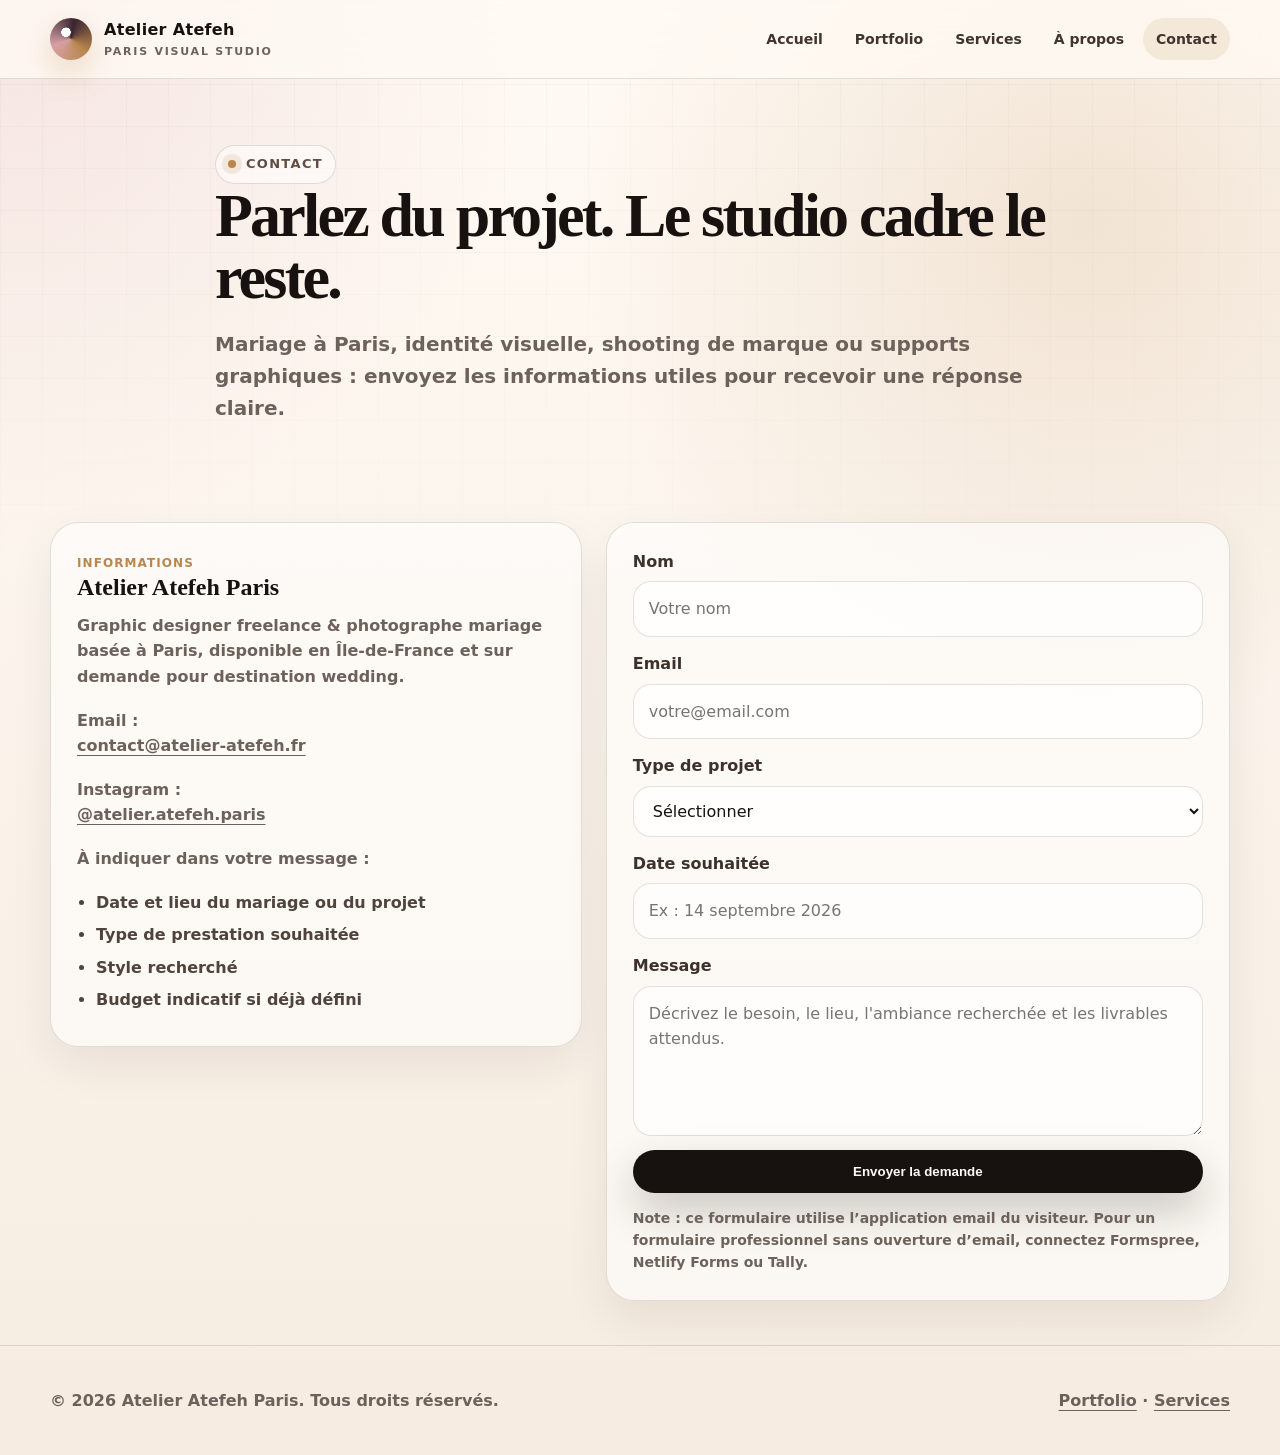
<file: contact.html>
<!DOCTYPE html>
<html lang="fr">
<head>
  <meta charset="UTF-8" />
  <meta name="viewport" content="width=device-width, initial-scale=1.0" />

  <title>Contact — Photographe mariage & graphic designer Paris</title>

  <meta name="description" content="Contactez Atelier Atefeh Paris pour un reportage de mariage, une identité visuelle, un shooting de marque ou une création graphique à Paris." />
  <meta name="robots" content="index, follow" />

  <link rel="canonical" href="https://votre-utilisateur.github.io/atelier-atefeh-site/contact.html" />
  <link rel="stylesheet" href="styles.css" />
</head>

<body>
  <header class="topbar">
    <div class="container nav">
      <a class="brand" href="index.html">
        <span class="brand-mark"></span>
        <span>Atelier Atefeh <small>Paris visual studio</small></span>
      </a>

      <button class="nav-toggle" type="button" aria-expanded="false">Menu</button>

      <nav class="nav-links" aria-label="Navigation principale">
        <a href="index.html">Accueil</a>
        <a href="portfolio.html">Portfolio</a>
        <a href="services.html">Services</a>
        <a href="a-propos.html">À propos</a>
        <a class="active" href="contact.html">Contact</a>
      </nav>
    </div>
  </header>

  <main>
    <section class="page-hero">
      <div class="container page-title reveal">
        <span class="eyebrow"><span class="dot"></span> Contact</span>

        <h1>Parlez du projet. Le studio cadre le reste.</h1>

        <p>
          Mariage à Paris, identité visuelle, shooting de marque ou supports graphiques :
          envoyez les informations utiles pour recevoir une réponse claire.
        </p>
      </div>
    </section>

    <section class="section-tight">
      <div class="container contact-grid">
        <aside class="card contact-card reveal">
          <span class="kicker">Informations</span>

          <h3>Atelier Atefeh Paris</h3>

          <p>
            Graphic designer freelance & photographe mariage basée à Paris,
            disponible en Île-de-France et sur demande pour destination wedding.
          </p>

          <p>
            <strong>Email :</strong><br />
            <a href="mailto:contact@atelier-atefeh.fr">contact@atelier-atefeh.fr</a>
          </p>

          <p>
            <strong>Instagram :</strong><br />
            <a href="https://instagram.com/" target="_blank" rel="noopener">@atelier.atefeh.paris</a>
          </p>

          <p><strong>À indiquer dans votre message :</strong></p>

          <ul>
            <li>Date et lieu du mariage ou du projet</li>
            <li>Type de prestation souhaitée</li>
            <li>Style recherché</li>
            <li>Budget indicatif si déjà défini</li>
          </ul>
        </aside>

        <form class="card form reveal" action="mailto:contact@atelier-atefeh.fr" method="post" enctype="text/plain">
          <div class="input-group">
            <label for="name">Nom</label>
            <input id="name" name="Nom" type="text" placeholder="Votre nom" required />
          </div>

          <div class="input-group">
            <label for="email">Email</label>
            <input id="email" name="Email" type="email" placeholder="votre@email.com" required />
          </div>

          <div class="input-group">
            <label for="service">Type de projet</label>
            <select id="service" name="Type de projet" required>
              <option value="">Sélectionner</option>
              <option>Mariage</option>
              <option>Identité visuelle</option>
              <option>Shooting marque / portrait</option>
              <option>Design graphique imprimé ou digital</option>
            </select>
          </div>

          <div class="input-group">
            <label for="date">Date souhaitée</label>
            <input id="date" name="Date" type="text" placeholder="Ex : 14 septembre 2026" />
          </div>

          <div class="input-group">
            <label for="message">Message</label>
            <textarea id="message" name="Message" placeholder="Décrivez le besoin, le lieu, l'ambiance recherchée et les livrables attendus." required></textarea>
          </div>

          <button class="btn btn-primary" type="submit">Envoyer la demande</button>

          <p style="margin:0;color:var(--muted);font-size:14px">
            Note : ce formulaire utilise l’application email du visiteur.
            Pour un formulaire professionnel sans ouverture d’email, connectez Formspree, Netlify Forms ou Tally.
          </p>
        </form>
      </div>
    </section>
  </main>

  <footer class="footer">
    <div class="container footer-grid">
      <span>© <span data-year></span> Atelier Atefeh Paris. Tous droits réservés.</span>
      <span><a href="portfolio.html">Portfolio</a> · <a href="services.html">Services</a></span>
    </div>
  </footer>

  <script src="script.js"></script>
</body>
</html>
</file>
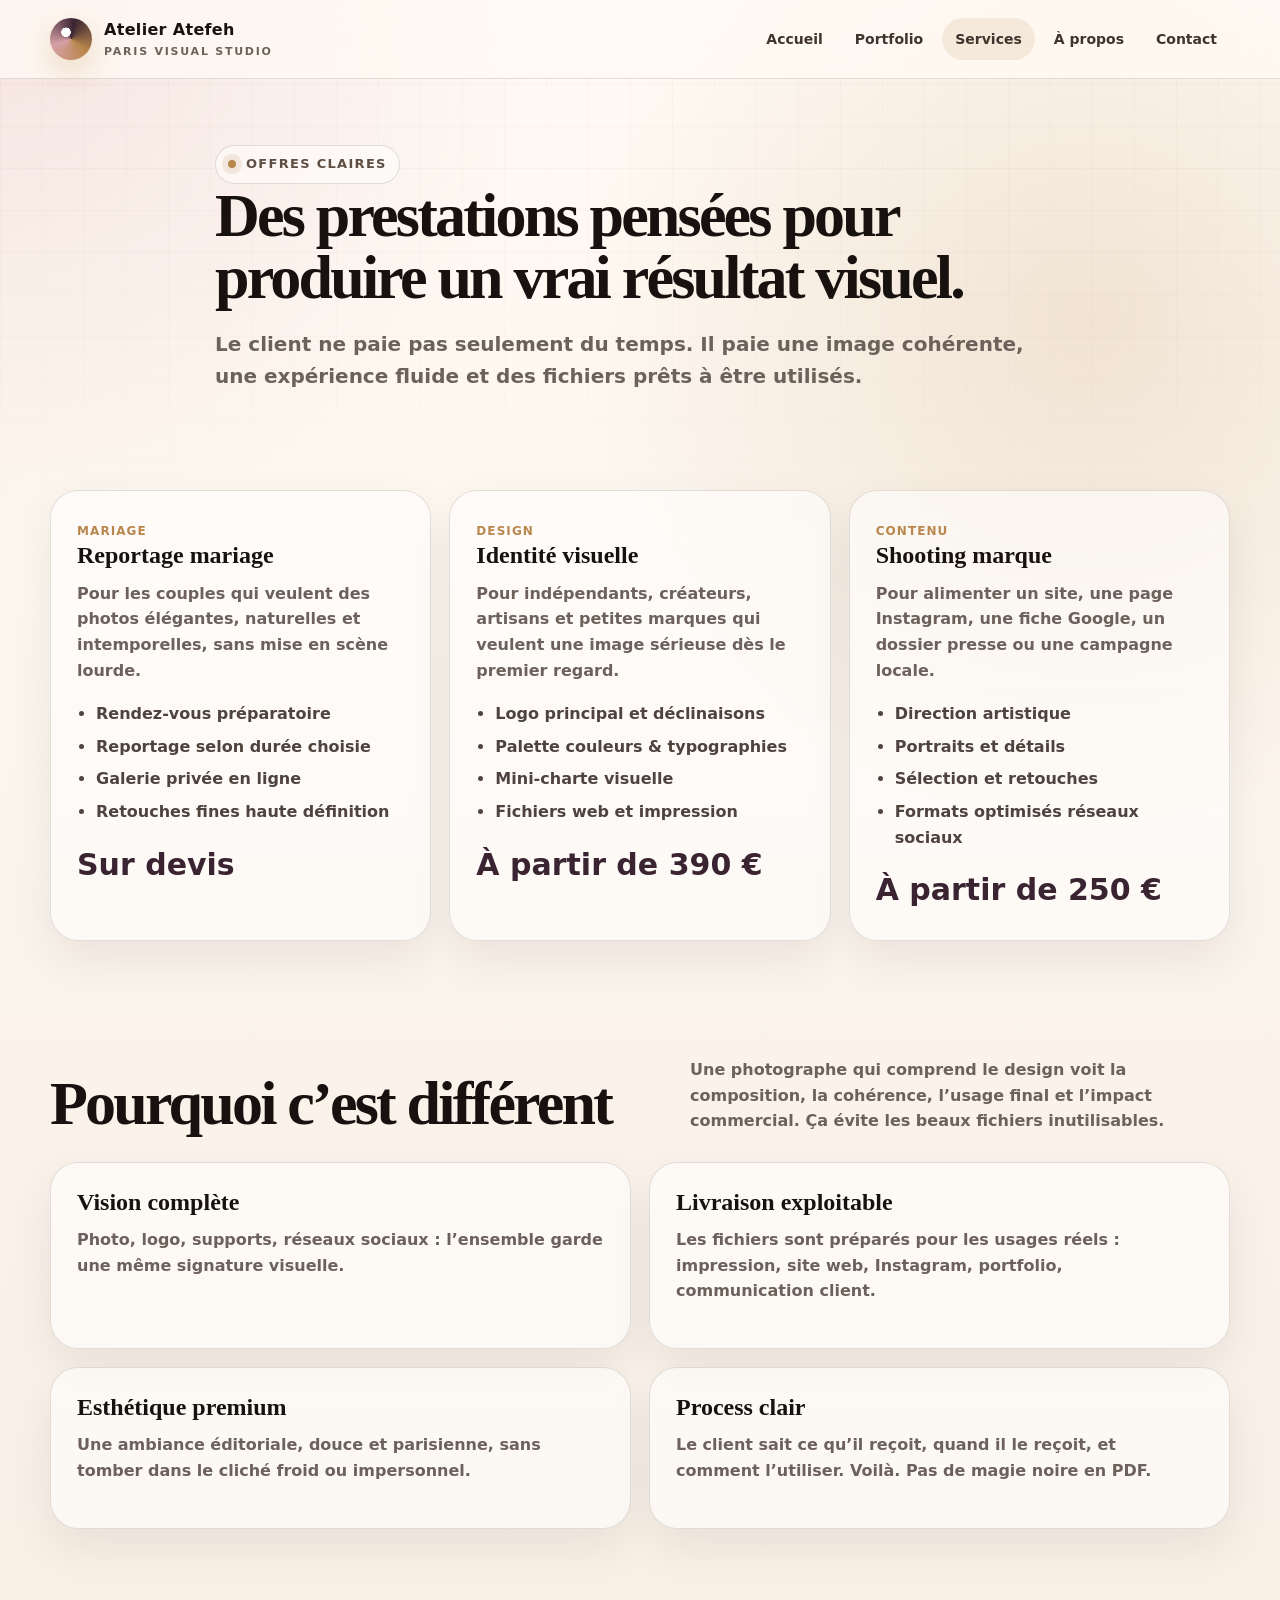
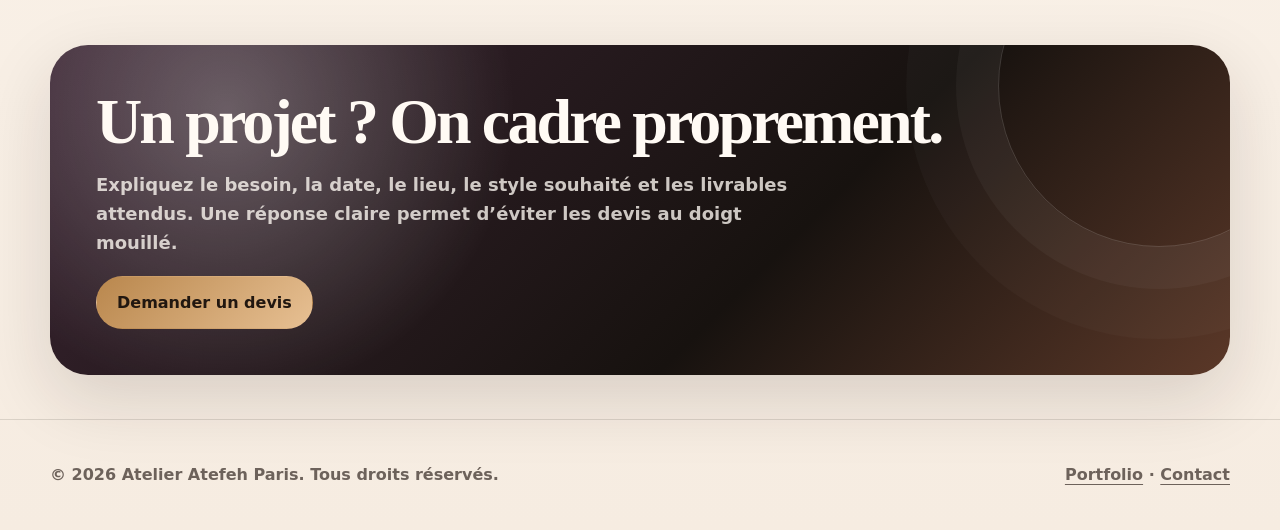
<file: services.html>
<!DOCTYPE html>
<html lang="fr">
<head>
  <meta charset="UTF-8" />
  <meta name="viewport" content="width=device-width, initial-scale=1.0" />

  <title>Services — Graphic designer & photographe mariage Paris</title>

  <meta name="description" content="Services d'Atelier Atefeh Paris : photographie de mariage, identité visuelle, design graphique, portraits professionnels et contenus pour marques." />
  <meta name="robots" content="index, follow" />

  <link rel="canonical" href="https://votre-utilisateur.github.io/atelier-atefeh-site/services.html" />
  <link rel="stylesheet" href="styles.css" />
</head>

<body>
  <header class="topbar">
    <div class="container nav">
      <a class="brand" href="index.html">
        <span class="brand-mark"></span>
        <span>Atelier Atefeh <small>Paris visual studio</small></span>
      </a>

      <button class="nav-toggle" type="button" aria-expanded="false">Menu</button>

      <nav class="nav-links" aria-label="Navigation principale">
        <a href="index.html">Accueil</a>
        <a href="portfolio.html">Portfolio</a>
        <a class="active" href="services.html">Services</a>
        <a href="a-propos.html">À propos</a>
        <a href="contact.html">Contact</a>
      </nav>
    </div>
  </header>

  <main>
    <section class="page-hero">
      <div class="container page-title reveal">
        <span class="eyebrow"><span class="dot"></span> Offres claires</span>

        <h1>Des prestations pensées pour produire un vrai résultat visuel.</h1>

        <p>
          Le client ne paie pas seulement du temps. Il paie une image cohérente, une expérience fluide et des fichiers prêts à être utilisés.
        </p>
      </div>
    </section>

    <section class="section-tight">
      <div class="container grid-3">
        <article class="card reveal">
          <span class="kicker">Mariage</span>
          <h3>Reportage mariage</h3>
          <p>Pour les couples qui veulent des photos élégantes, naturelles et intemporelles, sans mise en scène lourde.</p>
          <ul>
            <li>Rendez-vous préparatoire</li>
            <li>Reportage selon durée choisie</li>
            <li>Galerie privée en ligne</li>
            <li>Retouches fines haute définition</li>
          </ul>
          <div class="price">Sur devis</div>
        </article>

        <article class="card reveal">
          <span class="kicker">Design</span>
          <h3>Identité visuelle</h3>
          <p>Pour indépendants, créateurs, artisans et petites marques qui veulent une image sérieuse dès le premier regard.</p>
          <ul>
            <li>Logo principal et déclinaisons</li>
            <li>Palette couleurs & typographies</li>
            <li>Mini-charte visuelle</li>
            <li>Fichiers web et impression</li>
          </ul>
          <div class="price">À partir de 390 €</div>
        </article>

        <article class="card reveal">
          <span class="kicker">Contenu</span>
          <h3>Shooting marque</h3>
          <p>Pour alimenter un site, une page Instagram, une fiche Google, un dossier presse ou une campagne locale.</p>
          <ul>
            <li>Direction artistique</li>
            <li>Portraits et détails</li>
            <li>Sélection et retouches</li>
            <li>Formats optimisés réseaux sociaux</li>
          </ul>
          <div class="price">À partir de 250 €</div>
        </article>
      </div>
    </section>

    <section class="section">
      <div class="container">
        <div class="section-head reveal">
          <h2>Pourquoi c’est différent</h2>
          <p>
            Une photographe qui comprend le design voit la composition, la cohérence, l’usage final et l’impact commercial.
            Ça évite les beaux fichiers inutilisables.
          </p>
        </div>

        <div class="grid-2">
          <article class="card reveal">
            <h3>Vision complète</h3>
            <p>Photo, logo, supports, réseaux sociaux : l’ensemble garde une même signature visuelle.</p>
          </article>

          <article class="card reveal">
            <h3>Livraison exploitable</h3>
            <p>Les fichiers sont préparés pour les usages réels : impression, site web, Instagram, portfolio, communication client.</p>
          </article>

          <article class="card reveal">
            <h3>Esthétique premium</h3>
            <p>Une ambiance éditoriale, douce et parisienne, sans tomber dans le cliché froid ou impersonnel.</p>
          </article>

          <article class="card reveal">
            <h3>Process clair</h3>
            <p>Le client sait ce qu’il reçoit, quand il le reçoit, et comment l’utiliser. Voilà. Pas de magie noire en PDF.</p>
          </article>
        </div>
      </div>
    </section>

    <section class="section-tight">
      <div class="container">
        <div class="cta-band reveal">
          <h2>Un projet ? On cadre proprement.</h2>
          <p>
            Expliquez le besoin, la date, le lieu, le style souhaité et les livrables attendus.
            Une réponse claire permet d’éviter les devis au doigt mouillé.
          </p>
          <a class="btn btn-gold" href="contact.html">Demander un devis</a>
        </div>
      </div>
    </section>
  </main>

  <footer class="footer">
    <div class="container footer-grid">
      <span>© <span data-year></span> Atelier Atefeh Paris. Tous droits réservés.</span>
      <span><a href="portfolio.html">Portfolio</a> · <a href="contact.html">Contact</a></span>
    </div>
  </footer>

  <script src="script.js"></script>
</body>
</html>
</file>
<file: styles.css>
:root{
  --ink:#17120f;
  --muted:#6d625b;
  --paper:#fffaf4;
  --paper-2:#f4eadf;
  --line:rgba(23,18,15,.12);
  --gold:#b9874d;
  --rose:#d6a0a6;
  --plum:#3a2432;
  --white:#ffffff;
  --shadow:0 24px 70px rgba(37,23,18,.14);
  --radius:28px;
  --max:1180px;
}

*{box-sizing:border-box}

html{scroll-behavior:smooth}

body{
  margin:0;
  font-family:Inter,ui-sans-serif,system-ui,-apple-system,BlinkMacSystemFont,"Segoe UI",Roboto,Arial,sans-serif;
  color:var(--ink);
  background:
    radial-gradient(circle at top left,rgba(214,160,166,.24),transparent 34rem),
    radial-gradient(circle at 85% 15%,rgba(185,135,77,.18),transparent 32rem),
    linear-gradient(180deg,#fffaf4 0%,#f6ece1 100%);
  line-height:1.6;
}

body::before{
  content:"";
  position:fixed;
  inset:0;
  pointer-events:none;
  background-image:
    linear-gradient(rgba(23,18,15,.045) 1px,transparent 1px),
    linear-gradient(90deg,rgba(23,18,15,.035) 1px,transparent 1px);
  background-size:42px 42px;
  mask-image:linear-gradient(180deg,rgba(0,0,0,.7),transparent 75%);
  z-index:-1;
}

a{
  color:inherit;
  text-decoration:none;
}

img{
  max-width:100%;
  display:block;
}

.container{
  width:min(var(--max),calc(100% - 40px));
  margin:auto;
}

.topbar{
  position:sticky;
  top:0;
  z-index:50;
  background:rgba(255,250,244,.78);
  backdrop-filter:blur(18px);
  border-bottom:1px solid var(--line);
}

.nav{
  height:78px;
  display:flex;
  align-items:center;
  justify-content:space-between;
  gap:24px;
}

.brand{
  display:flex;
  align-items:center;
  gap:12px;
  font-weight:800;
  letter-spacing:.02em;
}

.brand-mark{
  width:42px;
  height:42px;
  border-radius:50%;
  background:
    radial-gradient(circle at 38% 34%,#fff 0 12%,transparent 13%),
    conic-gradient(from 130deg,var(--gold),var(--rose),var(--plum),var(--gold));
  box-shadow:0 12px 30px rgba(185,135,77,.28);
}

.brand span small{
  display:block;
  font-weight:600;
  color:var(--muted);
  font-size:11px;
  letter-spacing:.16em;
  text-transform:uppercase;
}

.nav-links{
  display:flex;
  align-items:center;
  gap:6px;
}

.nav-links a{
  padding:10px 13px;
  border-radius:999px;
  color:#3f342e;
  font-size:14px;
  font-weight:650;
}

.nav-links a:hover,
.nav-links a.active{
  background:rgba(185,135,77,.14);
}

.nav-toggle{
  display:none;
  border:0;
  background:var(--ink);
  color:var(--paper);
  border-radius:999px;
  padding:10px 14px;
  font-weight:800;
}

.btn{
  display:inline-flex;
  align-items:center;
  justify-content:center;
  gap:10px;
  padding:13px 20px;
  border-radius:999px;
  border:1px solid rgba(23,18,15,.12);
  font-weight:800;
  transition:.22s ease;
  cursor:pointer;
}

.btn-primary{
  background:var(--ink);
  color:var(--paper);
  box-shadow:0 18px 42px rgba(23,18,15,.22);
}

.btn-primary:hover{
  transform:translateY(-2px);
  box-shadow:0 24px 54px rgba(23,18,15,.28);
}

.btn-soft{
  background:rgba(255,255,255,.58);
  color:var(--ink);
}

.btn-soft:hover{
  background:#fff;
  transform:translateY(-2px);
}

.btn-gold{
  background:linear-gradient(135deg,var(--gold),#e7c093);
  color:#211710;
  border-color:transparent;
}

.hero{
  padding:72px 0 42px;
}

.hero-grid{
  display:grid;
  grid-template-columns:1.03fr .97fr;
  gap:42px;
  align-items:center;
}

.eyebrow{
  display:inline-flex;
  align-items:center;
  gap:10px;
  padding:8px 12px;
  border:1px solid var(--line);
  background:rgba(255,255,255,.5);
  border-radius:999px;
  color:#5f4e43;
  font-size:13px;
  font-weight:800;
  text-transform:uppercase;
  letter-spacing:.1em;
}

.dot{
  width:8px;
  height:8px;
  border-radius:999px;
  background:var(--gold);
  box-shadow:0 0 0 6px rgba(185,135,77,.14);
}

h1,
.h1{
  margin:22px 0 18px;
  font-family:Georgia,"Times New Roman",serif;
  font-size:clamp(46px,7vw,86px);
  line-height:.95;
  letter-spacing:-.055em;
}

.lead{
  font-size:clamp(18px,2.1vw,23px);
  color:#4e423b;
  max-width:720px;
}

.hero-actions{
  display:flex;
  gap:12px;
  flex-wrap:wrap;
  margin-top:30px;
}

.trust-row{
  display:grid;
  grid-template-columns:repeat(3,1fr);
  gap:12px;
  margin-top:34px;
}

.trust-card{
  padding:18px;
  border:1px solid var(--line);
  border-radius:22px;
  background:rgba(255,255,255,.48);
}

.trust-card strong{
  display:block;
  font-size:26px;
  line-height:1;
  color:var(--plum);
}

.trust-card span{
  font-size:13px;
  color:var(--muted);
  font-weight:700;
}

.hero-art{
  position:relative;
  min-height:620px;
}

.photo-stack{
  position:absolute;
  inset:0;
}

.photo-card{
  position:absolute;
  overflow:hidden;
  border-radius:34px;
  box-shadow:var(--shadow);
  border:1px solid rgba(255,255,255,.54);
  background:#eadfd4;
}

.photo-card::after{
  content:"";
  position:absolute;
  inset:0;
  background:linear-gradient(180deg,transparent 35%,rgba(23,18,15,.46));
}

.photo-card span{
  position:absolute;
  z-index:2;
  left:22px;
  bottom:18px;
  color:white;
  font-weight:850;
  letter-spacing:.02em;
  text-shadow:0 4px 14px rgba(0,0,0,.28);
}

.card-main{
  width:72%;
  height:78%;
  right:0;
  top:24px;
  background:
    radial-gradient(circle at 50% 20%,rgba(255,255,255,.65),transparent 14rem),
    linear-gradient(135deg,rgba(58,36,50,.82),rgba(214,160,166,.72)),
    url('assets/hero-mariage.jpg') center/cover;
}

.card-small{
  width:46%;
  height:42%;
  left:0;
  bottom:42px;
  background:
    radial-gradient(circle at 42% 32%,rgba(255,255,255,.62),transparent 10rem),
    linear-gradient(135deg,rgba(185,135,77,.78),rgba(246,236,225,.42)),
    url('assets/hero-design.jpg') center/cover;
}

.floating-note{
  position:absolute;
  right:18px;
  bottom:0;
  width:min(315px,70%);
  padding:22px;
  border-radius:28px;
  background:rgba(255,250,244,.82);
  border:1px solid var(--line);
  box-shadow:0 22px 60px rgba(23,18,15,.13);
  backdrop-filter:blur(18px);
}

.floating-note strong{
  display:block;
  font-family:Georgia,"Times New Roman",serif;
  font-size:24px;
  line-height:1.1;
  margin-bottom:8px;
}

.floating-note p{
  margin:0;
  color:var(--muted);
  font-weight:650;
}

.section{
  padding:72px 0;
}

.section-tight{
  padding:44px 0;
}

.section-head{
  display:flex;
  align-items:end;
  justify-content:space-between;
  gap:24px;
  margin-bottom:28px;
}

.section-head h2,
.page-title h1{
  margin:0;
  font-family:Georgia,"Times New Roman",serif;
  font-size:clamp(36px,5vw,62px);
  line-height:1;
  letter-spacing:-.045em;
}

.section-head p{
  max-width:540px;
  color:var(--muted);
  font-weight:650;
  margin:0;
}

.grid-3{
  display:grid;
  grid-template-columns:repeat(3,1fr);
  gap:18px;
}

.grid-2{
  display:grid;
  grid-template-columns:repeat(2,1fr);
  gap:18px;
}

.card{
  border:1px solid var(--line);
  background:rgba(255,255,255,.54);
  border-radius:var(--radius);
  padding:26px;
  box-shadow:0 18px 46px rgba(23,18,15,.07);
}

.card h3{
  font-size:24px;
  margin:0 0 12px;
  font-family:Georgia,"Times New Roman",serif;
  line-height:1.1;
}

.card p{
  color:var(--muted);
  margin:0 0 18px;
  font-weight:620;
}

.card ul{
  margin:0;
  padding-left:19px;
  color:#4f433d;
  font-weight:620;
}

.card li{
  margin:7px 0;
}

.kicker{
  font-weight:900;
  color:var(--gold);
  letter-spacing:.09em;
  text-transform:uppercase;
  font-size:12px;
}

.price{
  font-size:30px;
  font-weight:900;
  color:var(--plum);
  margin-top:16px;
}

.portfolio-strip{
  display:grid;
  grid-template-columns:1.2fr .8fr 1fr;
  gap:18px;
}

.work-card{
  min-height:360px;
  border-radius:32px;
  overflow:hidden;
  position:relative;
  border:1px solid rgba(255,255,255,.6);
  box-shadow:var(--shadow);
  background:#eadfd4;
}

.work-card::before{
  content:"";
  position:absolute;
  inset:0;
  background:var(--bg),linear-gradient(135deg,#3a2432,#d6a0a6);
  background-size:cover;
  background-position:center;
  transition:transform .5s ease;
}

.work-card:hover::before{
  transform:scale(1.05);
}

.work-card::after{
  content:"";
  position:absolute;
  inset:0;
  background:linear-gradient(180deg,transparent 34%,rgba(23,18,15,.74));
}

.work-content{
  position:absolute;
  z-index:2;
  left:24px;
  right:24px;
  bottom:22px;
  color:white;
}

.work-content span{
  font-size:12px;
  letter-spacing:.14em;
  text-transform:uppercase;
  font-weight:900;
  color:#f7d4a8;
}

.work-content h3{
  margin:8px 0 0;
  font-family:Georgia,"Times New Roman",serif;
  font-size:30px;
  line-height:1;
}

.wedding{
  --bg:linear-gradient(135deg,rgba(58,36,50,.72),rgba(214,160,166,.62)),url('assets/portfolio-mariage-01.jpg');
}

.branding{
  --bg:linear-gradient(135deg,rgba(185,135,77,.72),rgba(58,36,50,.4)),url('assets/portfolio-branding-01.jpg');
}

.editorial{
  --bg:linear-gradient(135deg,rgba(23,18,15,.62),rgba(246,236,225,.3)),url('assets/portfolio-editorial-01.jpg');
}

.process{
  counter-reset:step;
}

.process .card{
  position:relative;
  overflow:hidden;
}

.process .card::before{
  counter-increment:step;
  content:"0" counter(step);
  position:absolute;
  right:18px;
  top:12px;
  font-size:64px;
  font-family:Georgia,"Times New Roman",serif;
  color:rgba(185,135,77,.14);
  line-height:1;
}

.cta-band{
  border-radius:38px;
  padding:46px;
  background:
    radial-gradient(circle at 15% 20%,rgba(255,255,255,.28),transparent 18rem),
    linear-gradient(135deg,var(--plum),#17120f 62%,#5b3828);
  color:var(--paper);
  box-shadow:var(--shadow);
  position:relative;
  overflow:hidden;
}

.cta-band::after{
  content:"";
  position:absolute;
  width:320px;
  height:320px;
  border:1px solid rgba(255,255,255,.16);
  border-radius:50%;
  right:-90px;
  top:-120px;
  box-shadow:
    0 0 0 42px rgba(255,255,255,.035),
    0 0 0 92px rgba(255,255,255,.025);
}

.cta-band h2{
  font-family:Georgia,"Times New Roman",serif;
  font-size:clamp(36px,5vw,66px);
  line-height:.98;
  margin:0 0 12px;
  letter-spacing:-.045em;
}

.cta-band p{
  max-width:720px;
  color:rgba(255,250,244,.78);
  font-weight:650;
  font-size:18px;
}

.cta-band .btn{
  position:relative;
  z-index:2;
}

.page-hero{
  padding:66px 0 34px;
}

.page-title{
  max-width:850px;
}

.page-title p{
  font-size:20px;
  color:var(--muted);
  font-weight:650;
}

.filters{
  display:flex;
  gap:10px;
  flex-wrap:wrap;
  margin:28px 0;
}

.filter-btn{
  border:1px solid var(--line);
  background:rgba(255,255,255,.55);
  padding:10px 15px;
  border-radius:999px;
  font-weight:850;
  cursor:pointer;
}

.filter-btn.active{
  background:var(--ink);
  color:var(--paper);
}

.portfolio-grid{
  display:grid;
  grid-template-columns:repeat(3,1fr);
  gap:18px;
}

.portfolio-item{
  display:block;
}

.portfolio-item.hidden{
  display:none;
}

.portfolio-item .work-card{
  min-height:390px;
}

.project-meta{
  padding:18px 4px 0;
}

.project-meta h3{
  font-family:Georgia,"Times New Roman",serif;
  font-size:25px;
  margin:0 0 4px;
}

.project-meta p{
  color:var(--muted);
  font-weight:650;
  margin:0;
}

.contact-grid{
  display:grid;
  grid-template-columns:.92fr 1.08fr;
  gap:24px;
  align-items:start;
}

.contact-card a{
  text-decoration:underline;
  text-decoration-thickness:1px;
  text-underline-offset:4px;
}

.form{
  display:grid;
  gap:14px;
}

.input-group{
  display:grid;
  gap:7px;
}

label{
  font-weight:850;
  color:#3d312b;
}

input,
select,
textarea{
  width:100%;
  border:1px solid var(--line);
  border-radius:18px;
  padding:14px 15px;
  background:rgba(255,255,255,.7);
  color:var(--ink);
  font:inherit;
  outline:none;
}

textarea{
  min-height:150px;
  resize:vertical;
}

input:focus,
select:focus,
textarea:focus{
  border-color:rgba(185,135,77,.8);
  box-shadow:0 0 0 4px rgba(185,135,77,.14);
}

.footer{
  padding:42px 0;
  border-top:1px solid var(--line);
  color:var(--muted);
  font-weight:650;
}

.footer-grid{
  display:flex;
  align-items:center;
  justify-content:space-between;
  gap:18px;
  flex-wrap:wrap;
}

.footer a{
  text-decoration:underline;
  text-underline-offset:4px;
}

.reveal{
  opacity:0;
  transform:translateY(18px);
  transition:opacity .7s ease,transform .7s ease;
}

.reveal.visible{
  opacity:1;
  transform:none;
}

@media(max-width:920px){
  .nav-toggle{
    display:inline-flex;
  }

  .nav-links{
    position:fixed;
    left:20px;
    right:20px;
    top:88px;
    display:none;
    flex-direction:column;
    align-items:stretch;
    background:rgba(255,250,244,.96);
    border:1px solid var(--line);
    border-radius:24px;
    padding:12px;
    box-shadow:var(--shadow);
  }

  .nav-links.open{
    display:flex;
  }

  .hero-grid,
  .contact-grid{
    grid-template-columns:1fr;
  }

  .hero-art{
    min-height:500px;
  }

  .grid-3,
  .grid-2,
  .portfolio-grid,
  .portfolio-strip{
    grid-template-columns:1fr;
  }

  .section-head{
    display:block;
  }

  .section-head p{
    margin-top:12px;
  }
}

@media(max-width:560px){
  .container{
    width:min(var(--max),calc(100% - 28px));
  }

  .hero{
    padding-top:44px;
  }

  .trust-row{
    grid-template-columns:1fr;
  }

  .photo-card.card-main{
    width:84%;
    height:66%;
  }

  .photo-card.card-small{
    width:62%;
    height:35%;
    bottom:96px;
  }

  .floating-note{
    width:88%;
    right:0;
    bottom:0;
  }

  .cta-band{
    padding:30px;
    border-radius:28px;
  }
}
</file>
